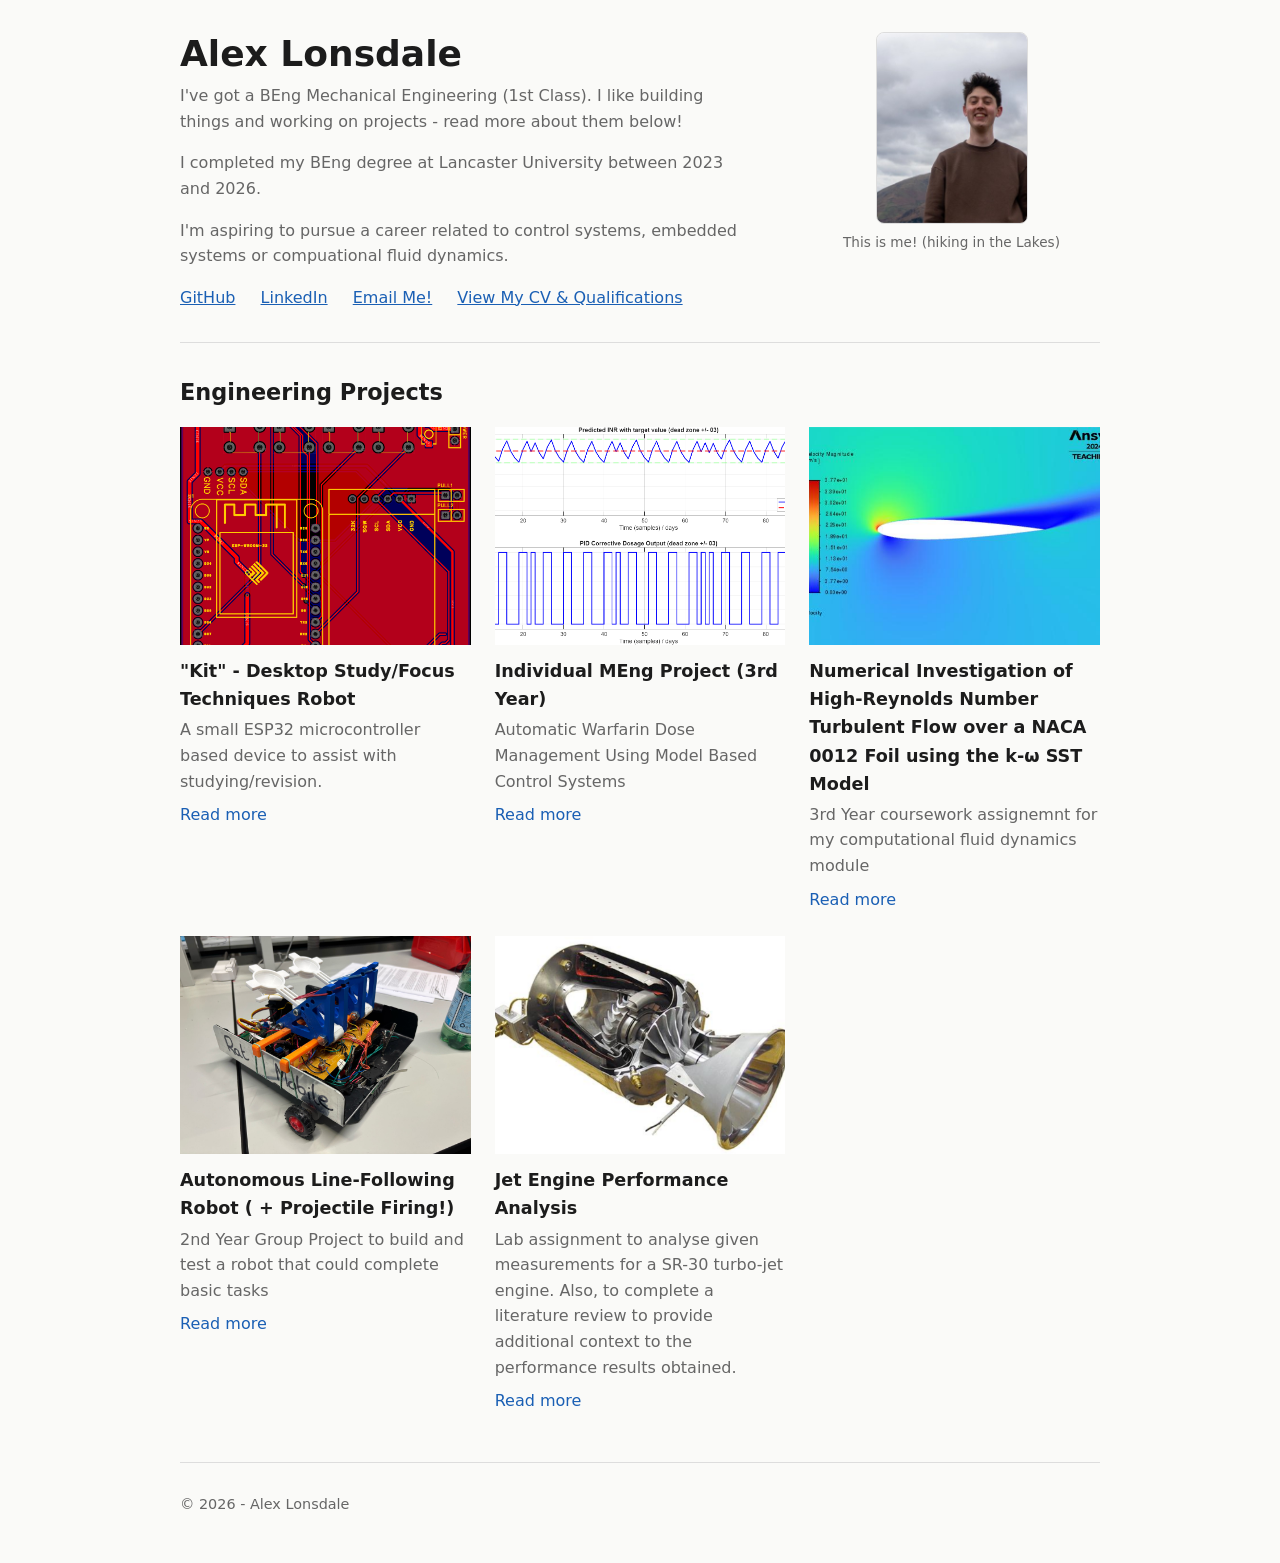
<file: index.html>
<!DOCTYPE html>
<html lang="en">
<head>
  <meta charset="utf-8">
  <meta name="viewport" content="width=device-width, initial-scale=1">
  <title>Alex Lonsdale - BEng Graduate</title>
  <link rel="stylesheet" href="style.css">
</head>
<body>
  
<header class="intro">
    <div class="intro-content">
      <h1>Alex Lonsdale</h1>
      <p>I've got a BEng Mechanical Engineering (1st Class). I like building things and working on projects - read more about them below!</p>
      <p>I completed my BEng degree at Lancaster University between 2023 and 2026.</p>
      <p>I'm aspiring to pursue a career related to control systems, embedded systems or compuational fluid dynamics.</p>
      <nav>
        <a href="https://github.com/alexlonsdale">GitHub</a>
        <a href="https://www.linkedin.com/in/alex-lonsdale-755129295">LinkedIn</a>
        <a href="mailto:alexlonsdale16@gmail.com">Email Me!</a>
        <a href="">View My CV &amp; Qualifications</a>
      </nav>
    </div>

    <figure class="headshot-container">
      <img src="headshot.jpg" alt="Alex Lonsdale" class="headshot">
      <figcaption>This is me! (hiking in the Lakes)</figcaption>
    </figure>
  </header>

  <main>
    <h2>Engineering Projects</h2>

    <div class="projects">



      <a class="project" href="/projects/study-bot.html">
        <img src="projects/images/study-bot/hero.png" alt="Hero IMG">
        <h3>"Kit" - Desktop Study/Focus Techniques Robot</h3>
        <p>A small ESP32 microcontroller based device to assist with studying/revision.</p>
        <span class="more">Read more</span>
      </a>

      <a class="project" href="/projects/warfarin-project.html">
        <img src="projects/images/warfarin-project/hero.png" alt="Hero IMG">
        <h3>Individual MEng Project (3rd Year)</h3>
        <p>Automatic Warfarin Dose Management Using Model Based Control Systems</p>
        <span class="more">Read more</span>
      </a>

      <a class="project" href="/projects/cfd-project.html">
        <img src="projects/images/cfd-project/hero.png" alt="cfd">
        <h3>Numerical Investigation of High-Reynolds Number Turbulent Flow over a NACA 0012 Foil using the k-ω SST Model</h3>
        <p>3rd Year coursework assignemnt for my computational fluid dynamics module</p>
        <span class="more">Read more</span>
      </a>

      <a class="project" href="/projects/robot-project.html">
        <img src="projects/images/robot-project/hero.jpg" alt="First assembly of our robot before testing/programming began">
        <h3>Autonomous Line-Following Robot ( + Projectile Firing!)</h3>
        <p>2nd Year Group Project to build and test a robot that could complete basic tasks</p>
        <span class="more">Read more</span>
      </a>

        <a class="project" href="/projects/jet-engine.html">
        <img src="projects/images/jet-engine/hero.png" alt="Jet Engine Coursework">
        <h3>Jet Engine Performance Analysis</h3>
        <p>Lab assignment to analyse given measurements for a SR-30 turbo-jet engine. Also, to complete a literature review to provide additional context to the performance results obtained.</p>
        <span class="more">Read more</span>
      </a>



    </div>
  </main>

  <footer>
    <p>&copy; 2026 - Alex Lonsdale</p>
  </footer>

</body>
</html>
</file>
<file: style.css>
:root {
  --bg: #fafaf8;
  --text: #1c1c1c;
  --muted: #666;
  --accent: #1a5fb4;
  --line: #ddd;
  --placeholder: #e8e8e4;
}

@media (prefers-color-scheme: dark) {
  :root {
    --bg: #161618;
    --text: #ececec;
    --muted: #9a9a9a;
    --accent: #7ab0f5;
    --line: #333;
    --placeholder: #26262a;
  }
}

* {
  box-sizing: border-box;
}

body {
  margin: 0 auto;
  padding: 2rem 1.25rem;
  max-width: 60rem;
  background: var(--bg);
  color: var(--text);
  font-family: system-ui, -apple-system, "Segoe UI", Roboto, sans-serif;
  line-height: 1.6;
}

a {
  color: var(--accent);
}

a:focus-visible {
  outline: 2px solid var(--accent);
  outline-offset: 2px;
}

/* Intro Header Section */
.intro {
  display: flex;
  align-items: flex-start;
  justify-content: space-between;
  gap: 2rem;
  padding-bottom: 2rem;
  margin-bottom: 2rem;
  border-bottom: 1px solid var(--line);
}

.intro-content {
  flex: 1;
}

.intro h1 {
  margin: 0 0 0.5rem;
  font-size: 2.25rem;
  line-height: 1.2;
}

.intro p {
  margin: 0 0 1rem;
  max-width: 36rem;
  color: var(--muted);
}

.intro nav a {
  margin-right: 1.25rem;
}

/* Headshot Container & Caption */
.headshot-container {
  margin: 0 2.5rem 0 0;
  display: flex;
  flex-direction: column;
  align-items: center;
  flex-shrink: 0;
}

.headshot {
  width: 9.5rem;
  height: 12rem;
  object-fit: cover;
  border-radius: 8px;
  border: 1px solid var(--line);
}

.headshot-container figcaption {
  margin-top: 0.5rem;
  font-size: 0.85rem;
  color: var(--muted);
  text-align: center;
}

/* Mobile Responsiveness for Header */
@media (max-width: 600px) {
  .intro {
    flex-direction: column-reverse;
    align-items: flex-start;
    gap: 1.5rem;
  }

  .headshot-container {
    margin-right: 0;
  }

  .headshot {
    width: 8rem;
    height: 10rem;
  }
}

/* Project Grid */
h2 {
  margin: 0 0 1rem;
  font-size: 1.4rem;
}

.projects {
  display: grid;
  grid-template-columns: repeat(auto-fill, minmax(16rem, 1fr));
  gap: 1.5rem;
}

/* Project Cards */
.project {
  display: block;
  color: inherit;
  text-decoration: none;
}

.project h3 {
  margin: 0.75rem 0 0.25rem;
  font-size: 1.1rem;
}

.project p {
  margin: 0 0 0.5rem;
  color: var(--muted);
}

.project .more {
  color: var(--accent);
}

.project:hover h3,
.project:hover .more {
  text-decoration: underline;
}

.project:focus-visible {
  outline: 2px solid var(--accent);
  outline-offset: 4px;
}

/* Media Cards & Placeholders */
.photo,
.project img {
  display: block;
  width: 100%;
  aspect-ratio: 4 / 3;
}

.project img {
  object-fit: cover;
}

.photo {
  display: flex;
  align-items: center;
  justify-content: center;
  background: var(--placeholder);
  color: var(--muted);
  font-size: 0.9rem;
}

/* Footer */
footer {
  margin-top: 3rem;
  padding-top: 1rem;
  border-top: 1px solid var(--line);
  color: var(--muted);
  font-size: 0.9rem;
}

/* Article Pages */
.article {
  max-width: 42rem;
}

.article h1 {
  margin: 0 0 0.5rem;
  font-size: 2rem;
  line-height: 1.2;
}

.article .summary {
  margin: 0 0 1.5rem;
  color: var(--muted);
}

.article h2 {
  margin: 2rem 0 0.5rem;
}

.article img,
.article video,
.article iframe {
  display: block;
  max-width: 100%;
  height: auto;
  margin: 1rem 0;
}

.article iframe {
  width: 100%;
  aspect-ratio: 16 / 9;
  border: 0;
}
</file>
